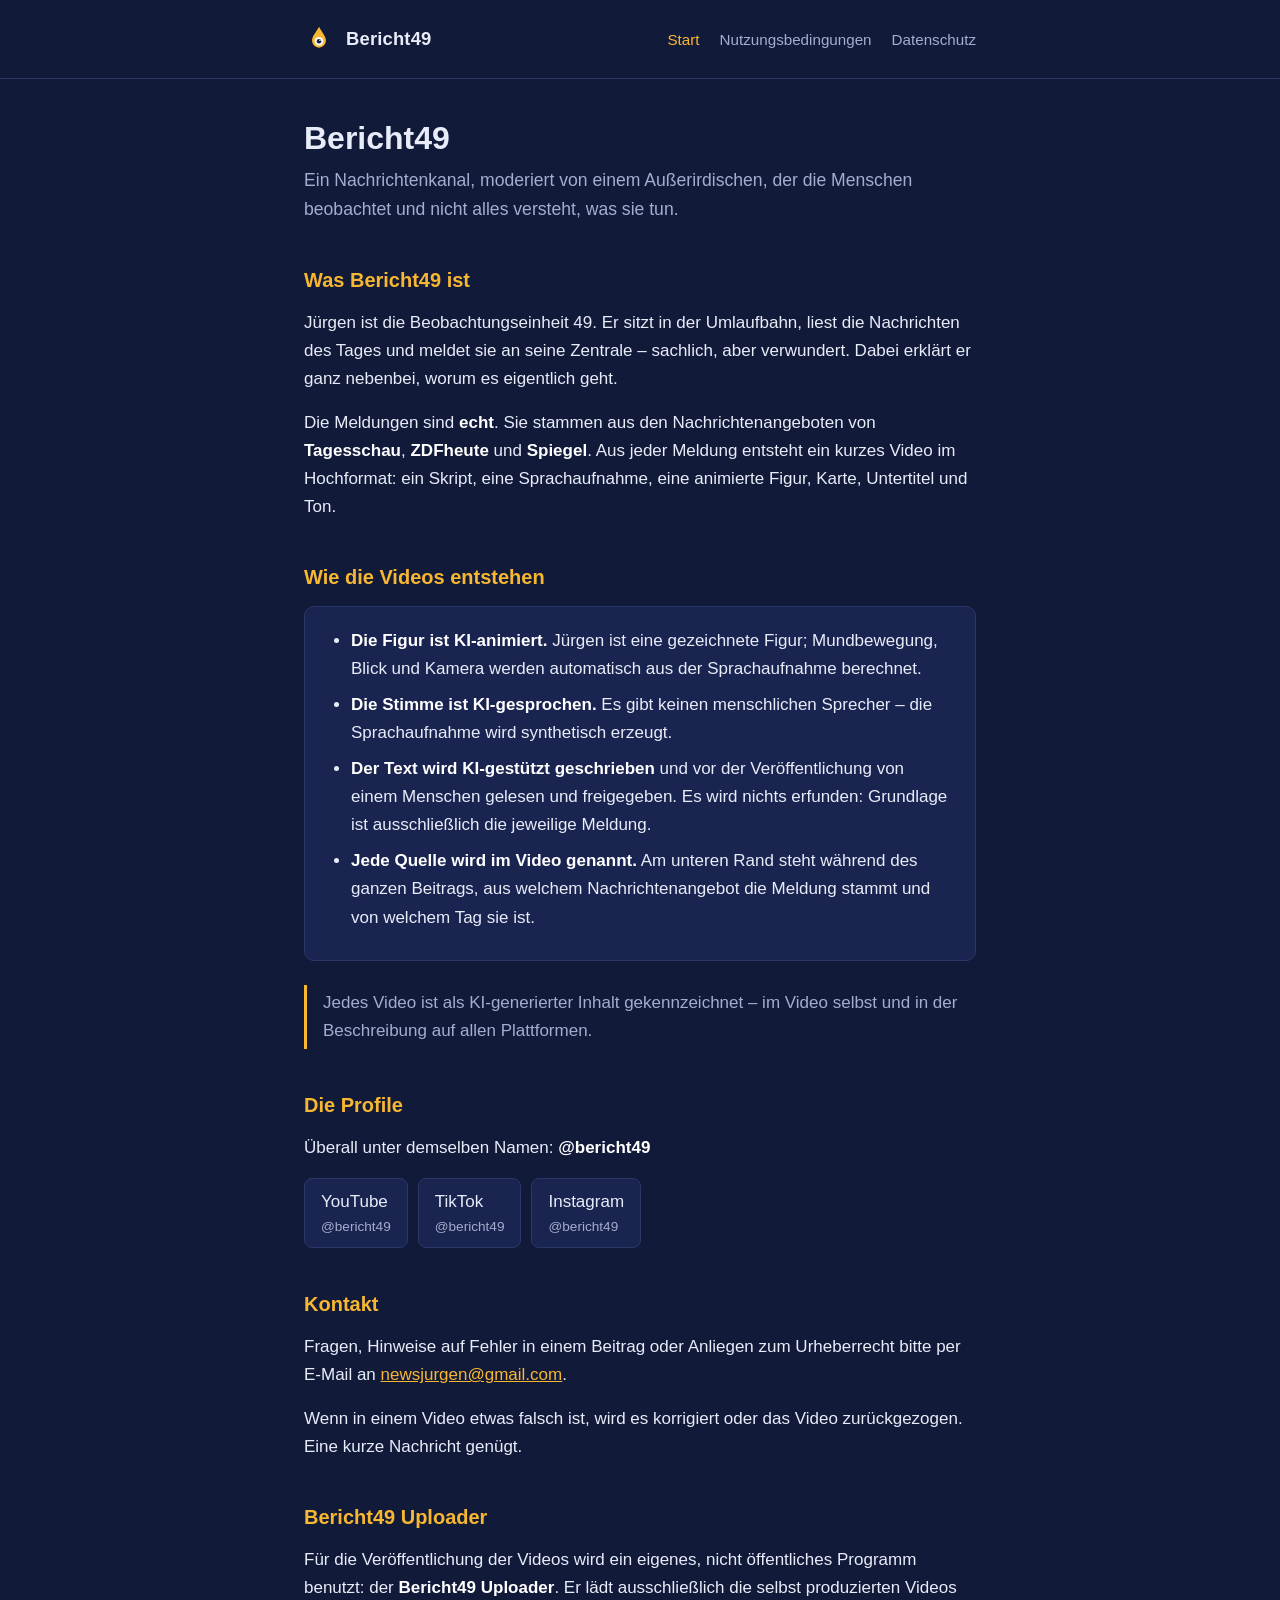
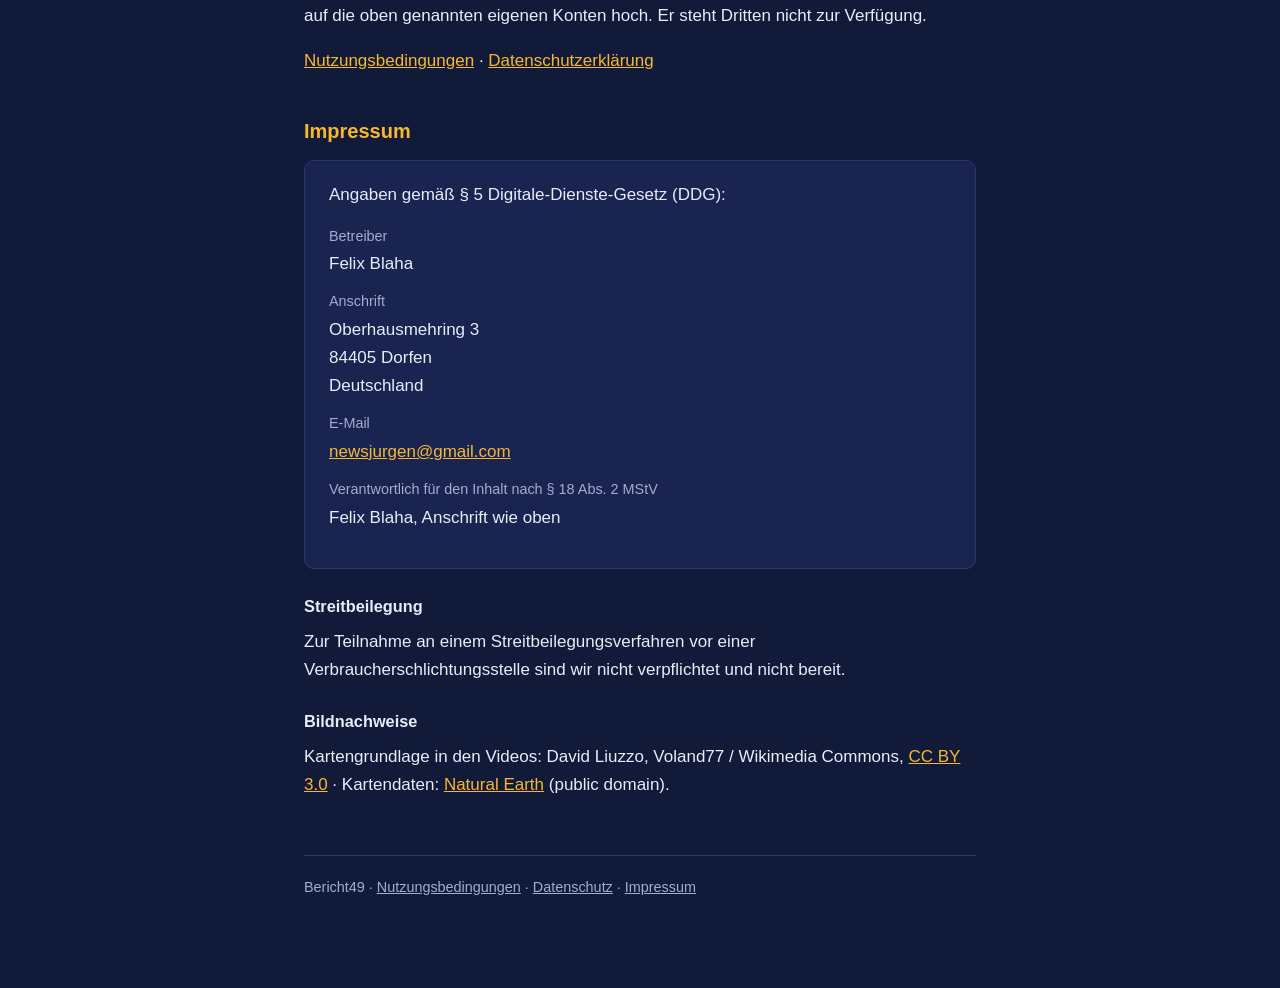
<file: index.html>
<!DOCTYPE html>
<html lang="de">
<head>
<meta charset="utf-8">
<meta name="viewport" content="width=device-width, initial-scale=1">
<title>Bericht49 – Nachrichten aus der Umlaufbahn</title>
<meta name="description" content="Bericht49 ist ein Nachrichtenkanal mit einem animierten Alien-Moderator. Echte Meldungen aus Tagesschau, ZDFheute und Spiegel, KI-animiert und KI-gesprochen.">
<link rel="stylesheet" href="style.css">
<link rel="icon" href="data:image/svg+xml,%3Csvg xmlns='http://www.w3.org/2000/svg' viewBox='0 0 32 32'%3E%3Crect width='32' height='32' rx='6' fill='%23121a3a'/%3E%3Cpath d='M16 4c4 7 7 10 7 14a7 7 0 0 1-14 0c0-4 3-7 7-14z' fill='%23f7b731'/%3E%3Ccircle cx='16' cy='18' r='4.5' fill='%23fff'/%3E%3Ccircle cx='16' cy='18' r='2.4' fill='%23121a3a'/%3E%3C/svg%3E">
</head>
<body>

<header>
  <div class="kopf">
    <a class="marke" href="index.html">
      <svg width="30" height="30" viewBox="0 0 32 32" aria-hidden="true">
        <path d="M16 3c4.2 7.4 7.4 10.6 7.4 14.8a7.4 7.4 0 0 1-14.8 0C8.6 13.6 11.8 10.4 16 3z" fill="#f7b731"/>
        <circle cx="16" cy="18.4" r="4.6" fill="#fff"/>
        <circle cx="16" cy="18.4" r="2.4" fill="#121a3a"/>
        <circle cx="17" cy="17.4" r="0.8" fill="#fff"/>
      </svg>
      Bericht49
    </a>
    <nav>
      <a href="index.html" aria-current="page">Start</a>
      <a href="terms.html">Nutzungsbedingungen</a>
      <a href="privacy.html">Datenschutz</a>
    </nav>
  </div>
</header>

<main class="rahmen">

  <h1>Bericht49</h1>
  <p class="vorspann">
    Ein Nachrichtenkanal, moderiert von einem Außerirdischen, der die Menschen
    beobachtet und nicht alles versteht, was sie tun.
  </p>

  <h2>Was Bericht49 ist</h2>
  <p>
    Jürgen ist die Beobachtungseinheit 49. Er sitzt in der Umlaufbahn, liest
    die Nachrichten des Tages und meldet sie an seine Zentrale – sachlich, aber
    verwundert. Dabei erklärt er ganz nebenbei, worum es eigentlich geht.
  </p>
  <p>
    Die Meldungen sind <strong>echt</strong>. Sie stammen aus den
    Nachrichtenangeboten von <strong>Tagesschau</strong>,
    <strong>ZDFheute</strong> und <strong>Spiegel</strong>. Aus jeder Meldung
    entsteht ein kurzes Video im Hochformat: ein Skript, eine Sprachaufnahme,
    eine animierte Figur, Karte, Untertitel und Ton.
  </p>

  <h2>Wie die Videos entstehen</h2>
  <div class="karte">
    <ul>
      <li><strong>Die Figur ist KI-animiert.</strong> Jürgen ist eine
        gezeichnete Figur; Mundbewegung, Blick und Kamera werden automatisch
        aus der Sprachaufnahme berechnet.</li>
      <li><strong>Die Stimme ist KI-gesprochen.</strong> Es gibt keinen
        menschlichen Sprecher – die Sprachaufnahme wird synthetisch
        erzeugt.</li>
      <li><strong>Der Text wird KI-gestützt geschrieben</strong> und vor der
        Veröffentlichung von einem Menschen gelesen und freigegeben. Es wird
        nichts erfunden: Grundlage ist ausschließlich die jeweilige
        Meldung.</li>
      <li><strong>Jede Quelle wird im Video genannt.</strong> Am unteren Rand
        steht während des ganzen Beitrags, aus welchem Nachrichtenangebot die
        Meldung stammt und von welchem Tag sie ist.</li>
    </ul>
  </div>
  <p class="hinweis">
    Jedes Video ist als KI-generierter Inhalt gekennzeichnet – im Video selbst
    und in der Beschreibung auf allen Plattformen.
  </p>

  <h2>Die Profile</h2>
  <p>Überall unter demselben Namen: <strong>@bericht49</strong></p>
  <ul class="profile">
    <li><a href="https://www.youtube.com/@bericht49" rel="me noopener" target="_blank">YouTube<span class="handle">@bericht49</span></a></li>
    <li><a href="https://www.tiktok.com/@bericht49" rel="me noopener" target="_blank">TikTok<span class="handle">@bericht49</span></a></li>
    <li><a href="https://www.instagram.com/bericht49/" rel="me noopener" target="_blank">Instagram<span class="handle">@bericht49</span></a></li>
  </ul>

  <h2>Kontakt</h2>
  <p>
    Fragen, Hinweise auf Fehler in einem Beitrag oder Anliegen zum Urheberrecht
    bitte per E-Mail an
    <a href="mailto:newsjurgen@gmail.com">newsjurgen@gmail.com</a>.
  </p>
  <p>
    Wenn in einem Video etwas falsch ist, wird es korrigiert oder das Video
    zurückgezogen. Eine kurze Nachricht genügt.
  </p>

  <h2>Bericht49 Uploader</h2>
  <p>
    Für die Veröffentlichung der Videos wird ein eigenes, nicht öffentliches
    Programm benutzt: der <strong>Bericht49 Uploader</strong>. Er lädt
    ausschließlich die selbst produzierten Videos auf die oben genannten
    eigenen Konten hoch. Er steht Dritten nicht zur Verfügung.
  </p>
  <p>
    <a href="terms.html">Nutzungsbedingungen</a> ·
    <a href="privacy.html">Datenschutzerklärung</a>
  </p>

  <h2 id="impressum">Impressum</h2>
  <div class="karte">
    <p>Angaben gemäß § 5 Digitale-Dienste-Gesetz (DDG):</p>
    <dl>
      <dt>Betreiber</dt>
      <dd>Felix Blaha</dd>
      <dt>Anschrift</dt>
      <dd>
        Oberhausmehring 3<br>
        84405 Dorfen<br>
        Deutschland
      </dd>
      <dt>E-Mail</dt>
      <dd><a href="mailto:newsjurgen@gmail.com">newsjurgen@gmail.com</a></dd>
      <dt>Verantwortlich für den Inhalt nach § 18 Abs. 2 MStV</dt>
      <dd>
        Felix Blaha, Anschrift wie oben
      </dd>
    </dl>
  </div>

  <h3>Streitbeilegung</h3>
  <p>
    Zur Teilnahme an einem Streitbeilegungsverfahren vor einer
    Verbraucherschlichtungsstelle sind wir nicht verpflichtet und nicht bereit.
  </p>

  <h3>Bildnachweise</h3>
  <p>
    Kartengrundlage in den Videos: David Liuzzo, Voland77 / Wikimedia Commons,
    <a href="https://creativecommons.org/licenses/by/3.0/deed.de" rel="noopener" target="_blank">CC BY 3.0</a> ·
    Kartendaten: <a href="https://www.naturalearthdata.com/" rel="noopener" target="_blank">Natural Earth</a> (public domain).
  </p>

  <footer>
    <p>
      Bericht49 ·
      <a href="terms.html">Nutzungsbedingungen</a> ·
      <a href="privacy.html">Datenschutz</a> ·
      <a href="#impressum">Impressum</a>
    </p>
  </footer>

</main>

</body>
</html>
</file>
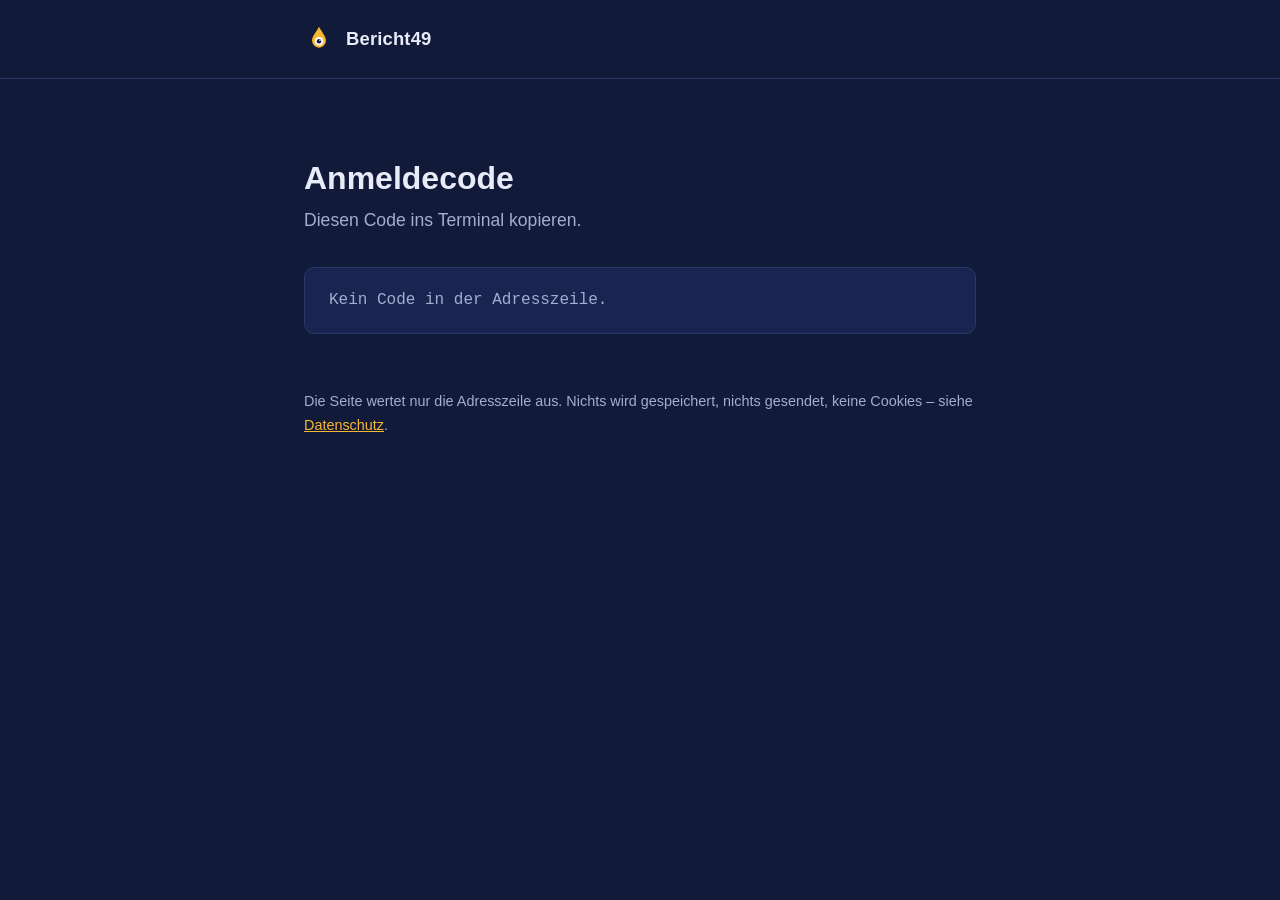
<file: callback.html>
<!DOCTYPE html>
<html lang="de">
<head>
<meta charset="utf-8">
<meta name="viewport" content="width=device-width, initial-scale=1">
<title>Anmeldecode – Bericht49</title>
<meta name="robots" content="noindex, nofollow">
<link rel="stylesheet" href="style.css">
<link rel="icon" href="data:image/svg+xml,%3Csvg xmlns='http://www.w3.org/2000/svg' viewBox='0 0 32 32'%3E%3Crect width='32' height='32' rx='6' fill='%23121a3a'/%3E%3Cpath d='M16 4c4 7 7 10 7 14a7 7 0 0 1-14 0c0-4 3-7 7-14z' fill='%23f7b731'/%3E%3Ccircle cx='16' cy='18' r='4.5' fill='%23fff'/%3E%3Ccircle cx='16' cy='18' r='2.4' fill='%23121a3a'/%3E%3C/svg%3E">
<style>
  main.rahmen { padding-top: 40px; }
  #code {
    font-family: ui-monospace, SFMono-Regular, "Cascadia Mono", Consolas,
                 "Liberation Mono", monospace;
    font-size: clamp(1.1rem, 4.2vw, 2rem);
    line-height: 1.35;
    word-break: break-all;
    color: var(--akzent);
    background: var(--bg-karte);
    border: 1px solid var(--linie);
    border-radius: 10px;
    padding: 22px 24px;
    margin: 0 0 18px;
    user-select: all;
  }
  #code.leer { color: var(--text-leise); font-size: 1rem; word-break: normal; }
  #melden { min-height: 1.5em; color: var(--akzent); font-size: .9rem; }
</style>
</head>
<body>

<header>
  <div class="kopf">
    <a class="marke" href="index.html">
      <svg width="30" height="30" viewBox="0 0 32 32" aria-hidden="true">
        <path d="M16 3c4.2 7.4 7.4 10.6 7.4 14.8a7.4 7.4 0 0 1-14.8 0C8.6 13.6 11.8 10.4 16 3z" fill="#f7b731"/>
        <circle cx="16" cy="18.4" r="4.6" fill="#fff"/>
        <circle cx="16" cy="18.4" r="2.4" fill="#121a3a"/>
        <circle cx="17" cy="17.4" r="0.8" fill="#fff"/>
      </svg>
      Bericht49
    </a>
  </div>
</header>

<main class="rahmen">
  <h1>Anmeldecode</h1>
  <p class="vorspann">Diesen Code ins Terminal kopieren.</p>

  <div id="code" class="leer">Kein Code in der Adresszeile.</div>

  <div class="knoepfe" style="display:flex;gap:10px;flex-wrap:wrap">
    <button id="kopieren" type="button" hidden>Kopieren</button>
  </div>
  <p id="melden" role="status" aria-live="polite"></p>

  <p class="hinweis" id="fehler" hidden></p>

  <p class="stand">
    Die Seite wertet nur die Adresszeile aus. Nichts wird gespeichert, nichts
    gesendet, keine Cookies – siehe <a href="privacy.html">Datenschutz</a>.
  </p>
</main>

<script>
(function () {
  var felder = new URLSearchParams(window.location.search);
  var code = felder.get('code');
  var fehler = felder.get('error');
  var kasten = document.getElementById('code');
  var knopf = document.getElementById('kopieren');
  var melden = document.getElementById('melden');

  if (fehler) {
    var hinweis = document.getElementById('fehler');
    hinweis.hidden = false;
    hinweis.textContent = 'Der Dienst meldet einen Fehler: ' + fehler
      + (felder.get('error_description')
         ? ' – ' + felder.get('error_description') : '');
  }

  if (!code) { return; }

  kasten.textContent = code;
  kasten.classList.remove('leer');
  knopf.hidden = false;

  knopf.addEventListener('click', function () {
    function geschafft() { melden.textContent = 'Code kopiert.'; }
    function gescheitert() {
      melden.textContent = 'Kopieren ging nicht – bitte von Hand markieren.';
    }
    if (navigator.clipboard && navigator.clipboard.writeText) {
      navigator.clipboard.writeText(code).then(geschafft, gescheitert);
      return;
    }
    // Aelterer Weg, falls die Zwischenablage-API fehlt (kein HTTPS, alter
    // Browser). Der Code steht ohnehin zum Markieren da.
    try {
      var hilfe = document.createElement('textarea');
      hilfe.value = code;
      document.body.appendChild(hilfe);
      hilfe.select();
      document.execCommand('copy');
      document.body.removeChild(hilfe);
      geschafft();
    } catch (e) { gescheitert(); }
  });
})();
</script>

</body>
</html>
</file>
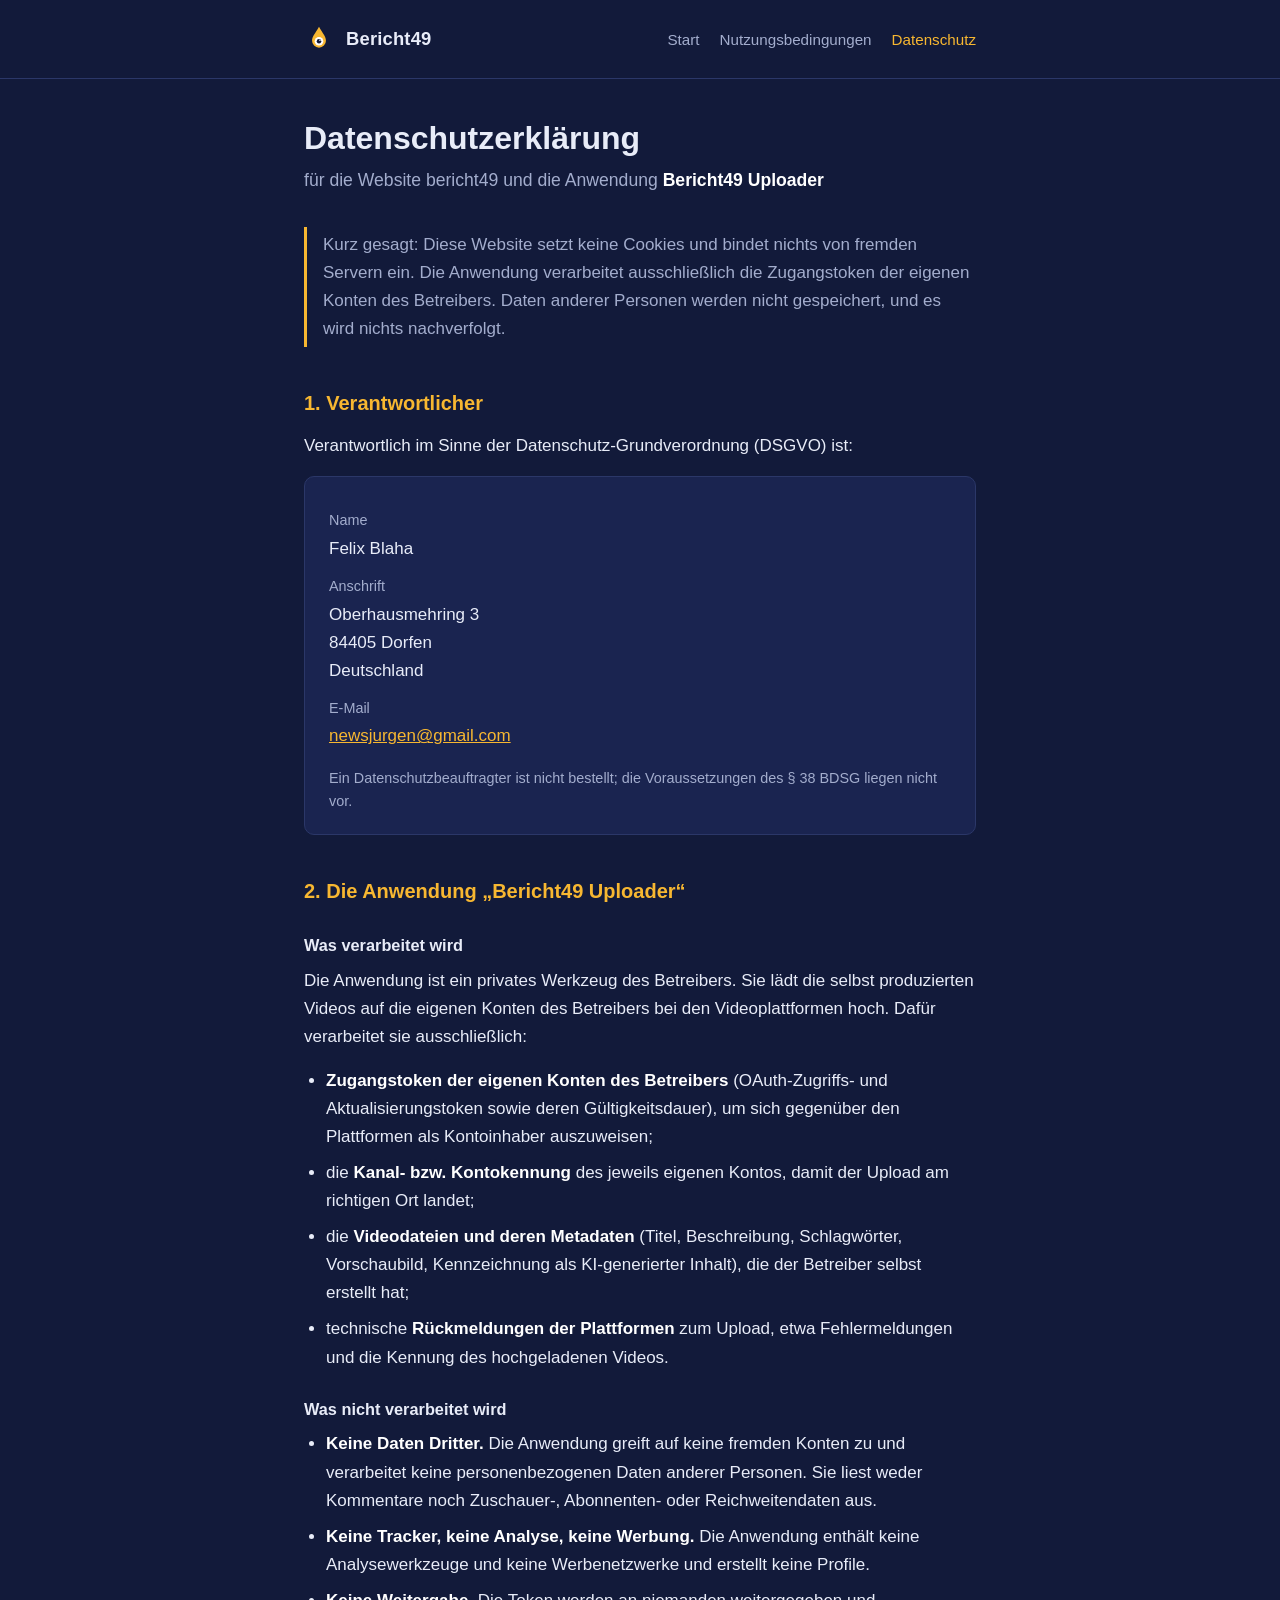
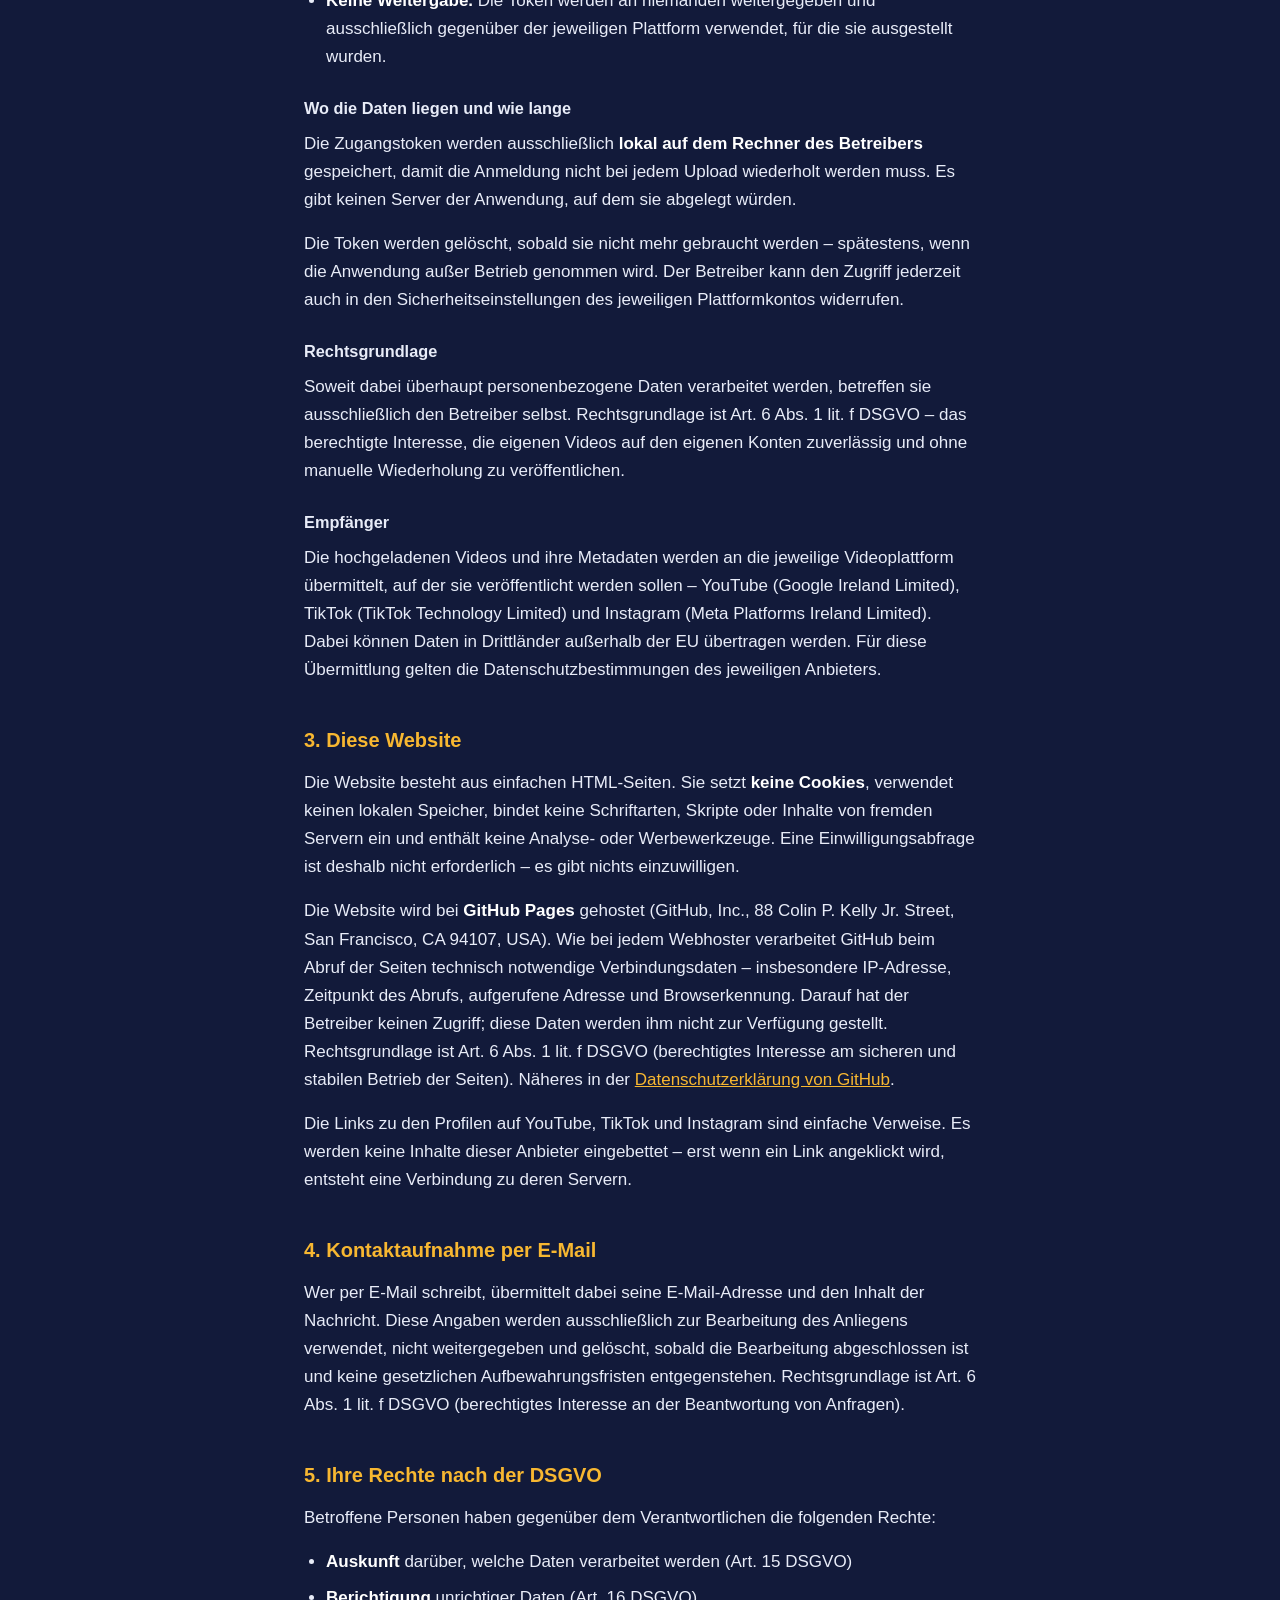
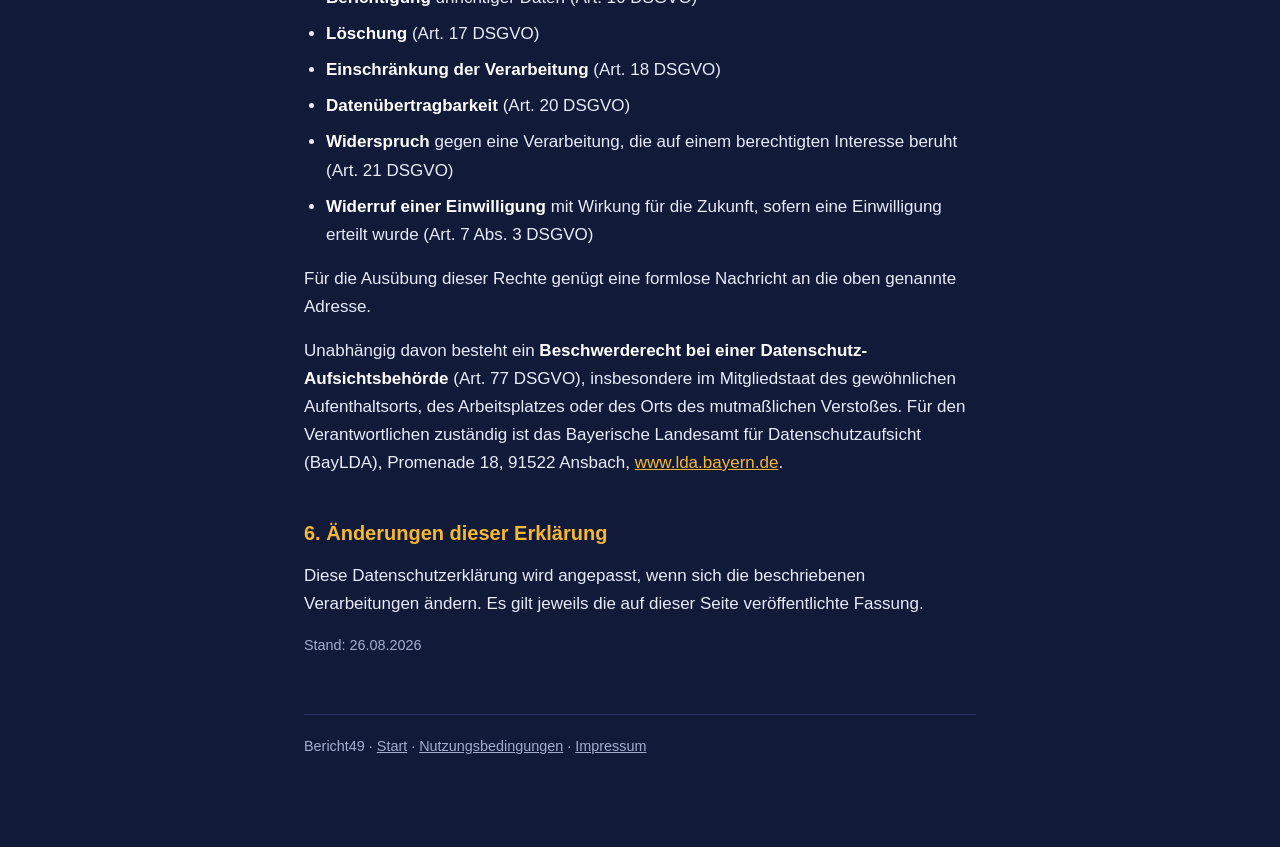
<file: privacy.html>
<!DOCTYPE html>
<html lang="de">
<head>
<meta charset="utf-8">
<meta name="viewport" content="width=device-width, initial-scale=1">
<title>Datenschutzerklärung – Bericht49</title>
<meta name="description" content="Datenschutzerklärung für die Website Bericht49 und die Anwendung Bericht49 Uploader.">
<link rel="stylesheet" href="style.css">
<link rel="icon" href="data:image/svg+xml,%3Csvg xmlns='http://www.w3.org/2000/svg' viewBox='0 0 32 32'%3E%3Crect width='32' height='32' rx='6' fill='%23121a3a'/%3E%3Cpath d='M16 4c4 7 7 10 7 14a7 7 0 0 1-14 0c0-4 3-7 7-14z' fill='%23f7b731'/%3E%3Ccircle cx='16' cy='18' r='4.5' fill='%23fff'/%3E%3Ccircle cx='16' cy='18' r='2.4' fill='%23121a3a'/%3E%3C/svg%3E">
</head>
<body>

<header>
  <div class="kopf">
    <a class="marke" href="index.html">
      <svg width="30" height="30" viewBox="0 0 32 32" aria-hidden="true">
        <path d="M16 3c4.2 7.4 7.4 10.6 7.4 14.8a7.4 7.4 0 0 1-14.8 0C8.6 13.6 11.8 10.4 16 3z" fill="#f7b731"/>
        <circle cx="16" cy="18.4" r="4.6" fill="#fff"/>
        <circle cx="16" cy="18.4" r="2.4" fill="#121a3a"/>
        <circle cx="17" cy="17.4" r="0.8" fill="#fff"/>
      </svg>
      Bericht49
    </a>
    <nav>
      <a href="index.html">Start</a>
      <a href="terms.html">Nutzungsbedingungen</a>
      <a href="privacy.html" aria-current="page">Datenschutz</a>
    </nav>
  </div>
</header>

<main class="rahmen">

  <h1>Datenschutzerklärung</h1>
  <p class="vorspann">
    für die Website bericht49 und die Anwendung
    <strong>Bericht49 Uploader</strong>
  </p>

  <p class="hinweis">
    Kurz gesagt: Diese Website setzt keine Cookies und bindet nichts von
    fremden Servern ein. Die Anwendung verarbeitet ausschließlich die
    Zugangstoken der eigenen Konten des Betreibers. Daten anderer Personen
    werden nicht gespeichert, und es wird nichts nachverfolgt.
  </p>

  <h2>1. Verantwortlicher</h2>
  <p>
    Verantwortlich im Sinne der Datenschutz-Grundverordnung (DSGVO) ist:
  </p>
  <div class="karte">
    <dl>
      <dt>Name</dt>
      <dd>Felix Blaha</dd>
      <dt>Anschrift</dt>
      <dd>
        Oberhausmehring 3<br>
        84405 Dorfen<br>
        Deutschland
      </dd>
      <dt>E-Mail</dt>
      <dd><a href="mailto:newsjurgen@gmail.com">newsjurgen@gmail.com</a></dd>
    </dl>
    <p class="stand">
      Ein Datenschutzbeauftragter ist nicht bestellt; die Voraussetzungen des
      § 38 BDSG liegen nicht vor.
    </p>
  </div>

  <h2>2. Die Anwendung „Bericht49 Uploader“</h2>

  <h3>Was verarbeitet wird</h3>
  <p>
    Die Anwendung ist ein privates Werkzeug des Betreibers. Sie lädt die selbst
    produzierten Videos auf die eigenen Konten des Betreibers bei den
    Videoplattformen hoch. Dafür verarbeitet sie ausschließlich:
  </p>
  <ul>
    <li><strong>Zugangstoken der eigenen Konten des Betreibers</strong>
      (OAuth-Zugriffs- und Aktualisierungstoken sowie deren Gültigkeitsdauer),
      um sich gegenüber den Plattformen als Kontoinhaber auszuweisen;</li>
    <li>die <strong>Kanal- bzw. Kontokennung</strong> des jeweils eigenen
      Kontos, damit der Upload am richtigen Ort landet;</li>
    <li>die <strong>Videodateien und deren Metadaten</strong> (Titel,
      Beschreibung, Schlagwörter, Vorschaubild, Kennzeichnung als
      KI-generierter Inhalt), die der Betreiber selbst erstellt hat;</li>
    <li>technische <strong>Rückmeldungen der Plattformen</strong> zum Upload,
      etwa Fehlermeldungen und die Kennung des hochgeladenen Videos.</li>
  </ul>

  <h3>Was nicht verarbeitet wird</h3>
  <ul>
    <li><strong>Keine Daten Dritter.</strong> Die Anwendung greift auf keine
      fremden Konten zu und verarbeitet keine personenbezogenen Daten anderer
      Personen. Sie liest weder Kommentare noch Zuschauer-, Abonnenten- oder
      Reichweitendaten aus.</li>
    <li><strong>Keine Tracker, keine Analyse, keine Werbung.</strong> Die
      Anwendung enthält keine Analysewerkzeuge und keine Werbenetzwerke und
      erstellt keine Profile.</li>
    <li><strong>Keine Weitergabe.</strong> Die Token werden an niemanden
      weitergegeben und ausschließlich gegenüber der jeweiligen Plattform
      verwendet, für die sie ausgestellt wurden.</li>
  </ul>

  <h3>Wo die Daten liegen und wie lange</h3>
  <p>
    Die Zugangstoken werden ausschließlich <strong>lokal auf dem Rechner des
    Betreibers</strong> gespeichert, damit die Anmeldung nicht bei jedem
    Upload wiederholt werden muss. Es gibt keinen Server der Anwendung, auf dem
    sie abgelegt würden.
  </p>
  <p>
    Die Token werden gelöscht, sobald sie nicht mehr gebraucht werden –
    spätestens, wenn die Anwendung außer Betrieb genommen wird. Der Betreiber
    kann den Zugriff jederzeit auch in den Sicherheitseinstellungen des
    jeweiligen Plattformkontos widerrufen.
  </p>

  <h3>Rechtsgrundlage</h3>
  <p>
    Soweit dabei überhaupt personenbezogene Daten verarbeitet werden, betreffen
    sie ausschließlich den Betreiber selbst. Rechtsgrundlage ist Art. 6 Abs. 1
    lit. f DSGVO – das berechtigte Interesse, die eigenen Videos auf den
    eigenen Konten zuverlässig und ohne manuelle Wiederholung zu
    veröffentlichen.
  </p>

  <h3>Empfänger</h3>
  <p>
    Die hochgeladenen Videos und ihre Metadaten werden an die jeweilige
    Videoplattform übermittelt, auf der sie veröffentlicht werden sollen –
    YouTube (Google Ireland Limited), TikTok (TikTok Technology Limited) und
    Instagram (Meta Platforms Ireland Limited). Dabei können Daten in
    Drittländer außerhalb der EU übertragen werden. Für diese Übermittlung
    gelten die Datenschutzbestimmungen des jeweiligen Anbieters.
  </p>

  <h2>3. Diese Website</h2>
  <p>
    Die Website besteht aus einfachen HTML-Seiten. Sie setzt
    <strong>keine Cookies</strong>, verwendet keinen lokalen Speicher, bindet
    keine Schriftarten, Skripte oder Inhalte von fremden Servern ein und
    enthält keine Analyse- oder Werbewerkzeuge. Eine Einwilligungsabfrage ist
    deshalb nicht erforderlich – es gibt nichts einzuwilligen.
  </p>
  <p>
    Die Website wird bei <strong>GitHub Pages</strong> gehostet (GitHub, Inc.,
    88 Colin P. Kelly Jr. Street, San Francisco, CA 94107, USA). Wie bei jedem
    Webhoster verarbeitet GitHub beim Abruf der Seiten technisch notwendige
    Verbindungsdaten – insbesondere IP-Adresse, Zeitpunkt des Abrufs,
    aufgerufene Adresse und Browserkennung. Darauf hat der Betreiber keinen
    Zugriff; diese Daten werden ihm nicht zur Verfügung gestellt.
    Rechtsgrundlage ist Art. 6 Abs. 1 lit. f DSGVO (berechtigtes Interesse am
    sicheren und stabilen Betrieb der Seiten). Näheres in der
    <a href="https://docs.github.com/de/site-policy/privacy-policies/github-general-privacy-statement" rel="noopener" target="_blank">Datenschutzerklärung von GitHub</a>.
  </p>
  <p>
    Die Links zu den Profilen auf YouTube, TikTok und Instagram sind einfache
    Verweise. Es werden keine Inhalte dieser Anbieter eingebettet – erst wenn
    ein Link angeklickt wird, entsteht eine Verbindung zu deren Servern.
  </p>

  <h2>4. Kontaktaufnahme per E-Mail</h2>
  <p>
    Wer per E-Mail schreibt, übermittelt dabei seine E-Mail-Adresse und den
    Inhalt der Nachricht. Diese Angaben werden ausschließlich zur Bearbeitung
    des Anliegens verwendet, nicht weitergegeben und gelöscht, sobald die
    Bearbeitung abgeschlossen ist und keine gesetzlichen Aufbewahrungsfristen
    entgegenstehen. Rechtsgrundlage ist Art. 6 Abs. 1 lit. f DSGVO
    (berechtigtes Interesse an der Beantwortung von Anfragen).
  </p>

  <h2>5. Ihre Rechte nach der DSGVO</h2>
  <p>
    Betroffene Personen haben gegenüber dem Verantwortlichen die folgenden
    Rechte:
  </p>
  <ul>
    <li><strong>Auskunft</strong> darüber, welche Daten verarbeitet werden
      (Art. 15 DSGVO)</li>
    <li><strong>Berichtigung</strong> unrichtiger Daten (Art. 16 DSGVO)</li>
    <li><strong>Löschung</strong> (Art. 17 DSGVO)</li>
    <li><strong>Einschränkung der Verarbeitung</strong> (Art. 18 DSGVO)</li>
    <li><strong>Datenübertragbarkeit</strong> (Art. 20 DSGVO)</li>
    <li><strong>Widerspruch</strong> gegen eine Verarbeitung, die auf einem
      berechtigten Interesse beruht (Art. 21 DSGVO)</li>
    <li><strong>Widerruf einer Einwilligung</strong> mit Wirkung für die
      Zukunft, sofern eine Einwilligung erteilt wurde (Art. 7 Abs. 3
      DSGVO)</li>
  </ul>
  <p>
    Für die Ausübung dieser Rechte genügt eine formlose Nachricht an die oben
    genannte Adresse.
  </p>
  <p>
    Unabhängig davon besteht ein <strong>Beschwerderecht bei einer
    Datenschutz-Aufsichtsbehörde</strong> (Art. 77 DSGVO), insbesondere im
    Mitgliedstaat des gewöhnlichen Aufenthaltsorts, des Arbeitsplatzes oder des
    Orts des mutmaßlichen Verstoßes. Für den Verantwortlichen zuständig ist
    das Bayerische Landesamt für Datenschutzaufsicht (BayLDA),
    Promenade 18, 91522 Ansbach,
    <a href="https://www.lda.bayern.de" rel="noopener" target="_blank">www.lda.bayern.de</a>.
  </p>

  <h2>6. Änderungen dieser Erklärung</h2>
  <p>
    Diese Datenschutzerklärung wird angepasst, wenn sich die beschriebenen
    Verarbeitungen ändern. Es gilt jeweils die auf dieser Seite veröffentlichte
    Fassung.
  </p>

  <p class="stand">Stand: 26.08.2026</p>

  <footer>
    <p>
      Bericht49 ·
      <a href="index.html">Start</a> ·
      <a href="terms.html">Nutzungsbedingungen</a> ·
      <a href="index.html#impressum">Impressum</a>
    </p>
  </footer>

</main>

</body>
</html>
</file>
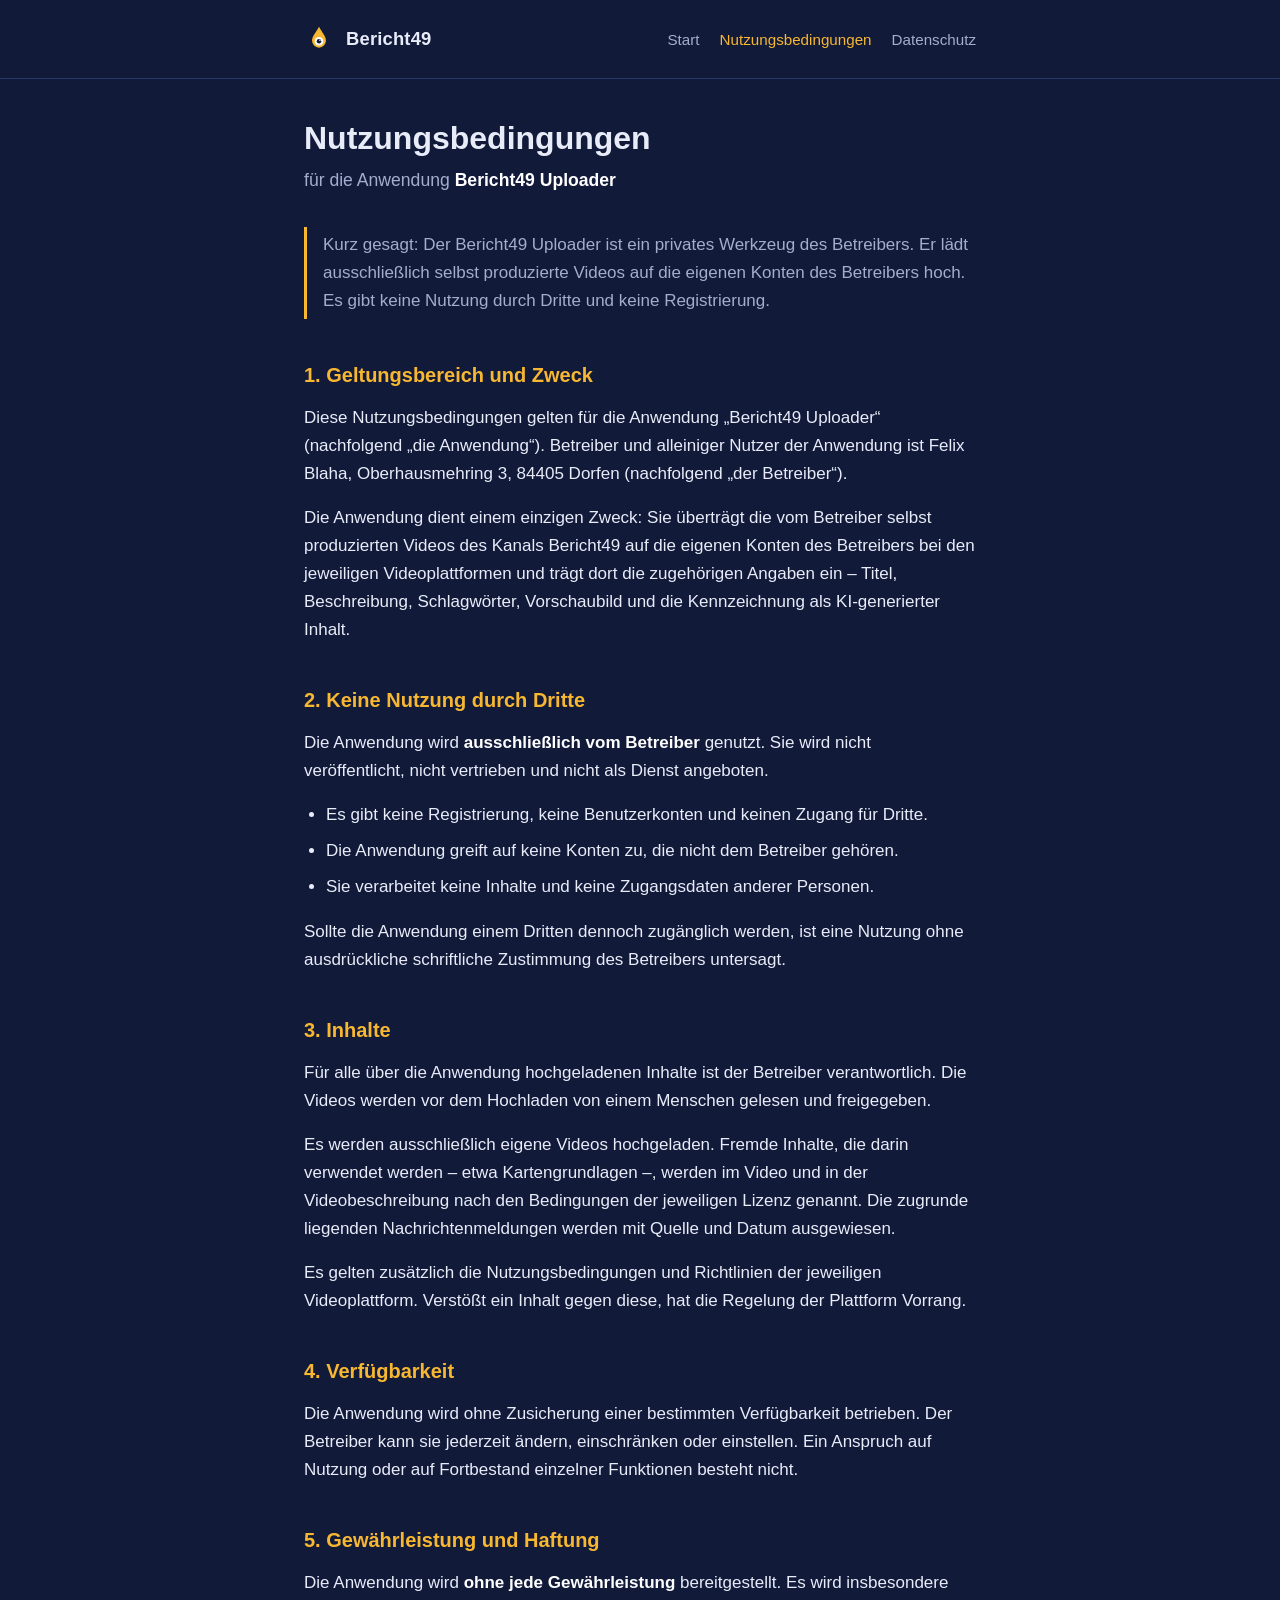
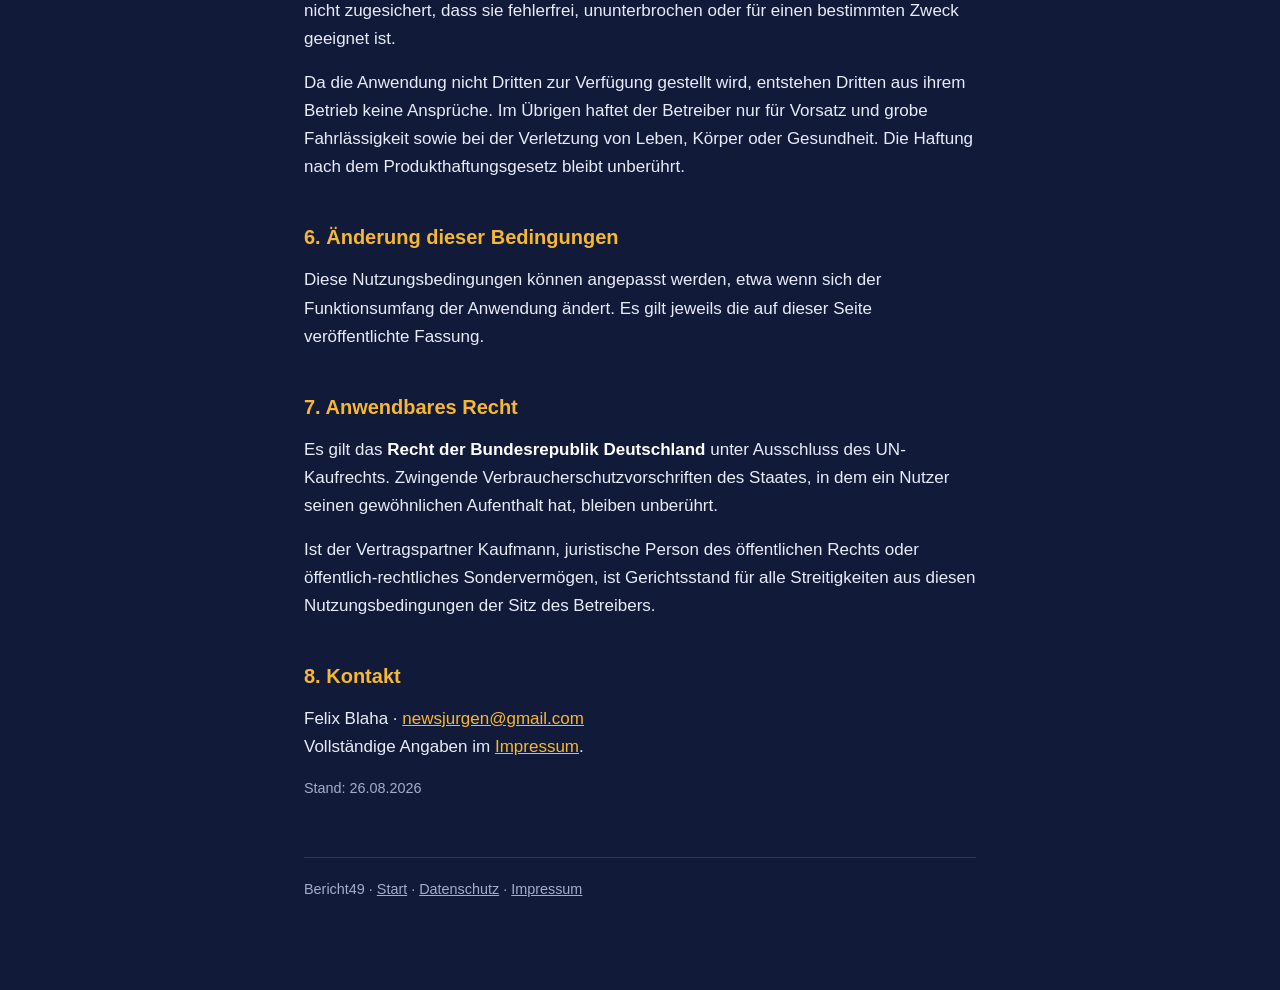
<file: terms.html>
<!DOCTYPE html>
<html lang="de">
<head>
<meta charset="utf-8">
<meta name="viewport" content="width=device-width, initial-scale=1">
<title>Nutzungsbedingungen – Bericht49 Uploader</title>
<meta name="description" content="Nutzungsbedingungen für die Anwendung Bericht49 Uploader.">
<link rel="stylesheet" href="style.css">
<link rel="icon" href="data:image/svg+xml,%3Csvg xmlns='http://www.w3.org/2000/svg' viewBox='0 0 32 32'%3E%3Crect width='32' height='32' rx='6' fill='%23121a3a'/%3E%3Cpath d='M16 4c4 7 7 10 7 14a7 7 0 0 1-14 0c0-4 3-7 7-14z' fill='%23f7b731'/%3E%3Ccircle cx='16' cy='18' r='4.5' fill='%23fff'/%3E%3Ccircle cx='16' cy='18' r='2.4' fill='%23121a3a'/%3E%3C/svg%3E">
</head>
<body>

<header>
  <div class="kopf">
    <a class="marke" href="index.html">
      <svg width="30" height="30" viewBox="0 0 32 32" aria-hidden="true">
        <path d="M16 3c4.2 7.4 7.4 10.6 7.4 14.8a7.4 7.4 0 0 1-14.8 0C8.6 13.6 11.8 10.4 16 3z" fill="#f7b731"/>
        <circle cx="16" cy="18.4" r="4.6" fill="#fff"/>
        <circle cx="16" cy="18.4" r="2.4" fill="#121a3a"/>
        <circle cx="17" cy="17.4" r="0.8" fill="#fff"/>
      </svg>
      Bericht49
    </a>
    <nav>
      <a href="index.html">Start</a>
      <a href="terms.html" aria-current="page">Nutzungsbedingungen</a>
      <a href="privacy.html">Datenschutz</a>
    </nav>
  </div>
</header>

<main class="rahmen">

  <h1>Nutzungsbedingungen</h1>
  <p class="vorspann">
    für die Anwendung <strong>Bericht49 Uploader</strong>
  </p>

  <p class="hinweis">
    Kurz gesagt: Der Bericht49 Uploader ist ein privates Werkzeug des
    Betreibers. Er lädt ausschließlich selbst produzierte Videos auf die
    eigenen Konten des Betreibers hoch. Es gibt keine Nutzung durch Dritte und
    keine Registrierung.
  </p>

  <h2>1. Geltungsbereich und Zweck</h2>
  <p>
    Diese Nutzungsbedingungen gelten für die Anwendung „Bericht49 Uploader“
    (nachfolgend „die Anwendung“). Betreiber und alleiniger Nutzer der
    Anwendung ist
    Felix Blaha, Oberhausmehring 3, 84405 Dorfen
    (nachfolgend „der Betreiber“).
  </p>
  <p>
    Die Anwendung dient einem einzigen Zweck: Sie überträgt die vom Betreiber
    selbst produzierten Videos des Kanals Bericht49 auf die eigenen Konten des
    Betreibers bei den jeweiligen Videoplattformen und trägt dort die
    zugehörigen Angaben ein – Titel, Beschreibung, Schlagwörter, Vorschaubild
    und die Kennzeichnung als KI-generierter Inhalt.
  </p>

  <h2>2. Keine Nutzung durch Dritte</h2>
  <p>
    Die Anwendung wird <strong>ausschließlich vom Betreiber</strong> genutzt.
    Sie wird nicht veröffentlicht, nicht vertrieben und nicht als Dienst
    angeboten.
  </p>
  <ul>
    <li>Es gibt keine Registrierung, keine Benutzerkonten und keinen Zugang
      für Dritte.</li>
    <li>Die Anwendung greift auf keine Konten zu, die nicht dem Betreiber
      gehören.</li>
    <li>Sie verarbeitet keine Inhalte und keine Zugangsdaten anderer
      Personen.</li>
  </ul>
  <p>
    Sollte die Anwendung einem Dritten dennoch zugänglich werden, ist eine
    Nutzung ohne ausdrückliche schriftliche Zustimmung des Betreibers
    untersagt.
  </p>

  <h2>3. Inhalte</h2>
  <p>
    Für alle über die Anwendung hochgeladenen Inhalte ist der Betreiber
    verantwortlich. Die Videos werden vor dem Hochladen von einem Menschen
    gelesen und freigegeben.
  </p>
  <p>
    Es werden ausschließlich eigene Videos hochgeladen. Fremde Inhalte, die
    darin verwendet werden – etwa Kartengrundlagen –, werden im Video und in
    der Videobeschreibung nach den Bedingungen der jeweiligen Lizenz genannt.
    Die zugrunde liegenden Nachrichtenmeldungen werden mit Quelle und Datum
    ausgewiesen.
  </p>
  <p>
    Es gelten zusätzlich die Nutzungsbedingungen und Richtlinien der jeweiligen
    Videoplattform. Verstößt ein Inhalt gegen diese, hat die Regelung der
    Plattform Vorrang.
  </p>

  <h2>4. Verfügbarkeit</h2>
  <p>
    Die Anwendung wird ohne Zusicherung einer bestimmten Verfügbarkeit
    betrieben. Der Betreiber kann sie jederzeit ändern, einschränken oder
    einstellen. Ein Anspruch auf Nutzung oder auf Fortbestand einzelner
    Funktionen besteht nicht.
  </p>

  <h2>5. Gewährleistung und Haftung</h2>
  <p>
    Die Anwendung wird <strong>ohne jede Gewährleistung</strong>
    bereitgestellt. Es wird insbesondere nicht zugesichert, dass sie
    fehlerfrei, ununterbrochen oder für einen bestimmten Zweck geeignet ist.
  </p>
  <p>
    Da die Anwendung nicht Dritten zur Verfügung gestellt wird, entstehen
    Dritten aus ihrem Betrieb keine Ansprüche. Im Übrigen haftet der Betreiber
    nur für Vorsatz und grobe Fahrlässigkeit sowie bei der Verletzung von
    Leben, Körper oder Gesundheit. Die Haftung nach dem Produkthaftungsgesetz
    bleibt unberührt.
  </p>

  <h2>6. Änderung dieser Bedingungen</h2>
  <p>
    Diese Nutzungsbedingungen können angepasst werden, etwa wenn sich der
    Funktionsumfang der Anwendung ändert. Es gilt jeweils die auf dieser Seite
    veröffentlichte Fassung.
  </p>

  <h2>7. Anwendbares Recht</h2>
  <p>
    Es gilt das <strong>Recht der Bundesrepublik Deutschland</strong> unter
    Ausschluss des UN-Kaufrechts. Zwingende Verbraucherschutzvorschriften des
    Staates, in dem ein Nutzer seinen gewöhnlichen Aufenthalt hat, bleiben
    unberührt.
  </p>
  <p>
    Ist der Vertragspartner Kaufmann, juristische Person des öffentlichen
    Rechts oder öffentlich-rechtliches Sondervermögen, ist Gerichtsstand für
    alle Streitigkeiten aus diesen Nutzungsbedingungen der Sitz des Betreibers.
  </p>

  <h2>8. Kontakt</h2>
  <p>
    Felix Blaha · <a href="mailto:newsjurgen@gmail.com">newsjurgen@gmail.com</a><br>
    Vollständige Angaben im <a href="index.html#impressum">Impressum</a>.
  </p>

  <p class="stand">Stand: 26.08.2026</p>

  <footer>
    <p>
      Bericht49 ·
      <a href="index.html">Start</a> ·
      <a href="privacy.html">Datenschutz</a> ·
      <a href="index.html#impressum">Impressum</a>
    </p>
  </footer>

</main>

</body>
</html>
</file>
<file: style.css>
/* Bericht49 – Kanalfarben aus engine/config.py:
   Hintergrund #121a3a (BG_COLOR), Akzent #f7b731 (KANALGELB).
   Kein Framework, keine Schriftart von fremden Servern, kein Skript. */

:root {
  --bg: #121a3a;
  --bg-karte: #1a2450;
  --akzent: #f7b731;
  --text: #e8ecf8;
  --text-leise: #a3adcd;
  --linie: #2b3768;
}

* { box-sizing: border-box; }

html { -webkit-text-size-adjust: 100%; }

body {
  margin: 0;
  padding: 0;
  background: var(--bg);
  color: var(--text);
  font-family: -apple-system, BlinkMacSystemFont, "Segoe UI", Roboto,
               "Helvetica Neue", Arial, sans-serif;
  font-size: 17px;
  line-height: 1.65;
}

.rahmen {
  max-width: 720px;
  margin: 0 auto;
  padding: 0 24px 72px;
}

/* --- Kopf ------------------------------------------------------------- */

header {
  border-bottom: 1px solid var(--linie);
  margin-bottom: 40px;
}

.kopf {
  max-width: 720px;
  margin: 0 auto;
  padding: 24px;
  display: flex;
  align-items: center;
  gap: 14px;
  flex-wrap: wrap;
}

.marke {
  display: flex;
  align-items: center;
  gap: 12px;
  text-decoration: none;
  color: var(--text);
  font-weight: 700;
  font-size: 1.15rem;
  letter-spacing: 0.01em;
}

.marke:hover { color: var(--akzent); }

.marke svg { display: block; flex: none; }

nav {
  margin-left: auto;
  display: flex;
  gap: 20px;
  font-size: 0.95rem;
}

nav a {
  color: var(--text-leise);
  text-decoration: none;
}

nav a:hover,
nav a[aria-current="page"] {
  color: var(--akzent);
}

/* --- Text ------------------------------------------------------------- */

h1 {
  font-size: 2rem;
  line-height: 1.2;
  margin: 0 0 8px;
}

h2 {
  font-size: 1.25rem;
  margin: 40px 0 12px;
  color: var(--akzent);
}

h3 {
  font-size: 1.02rem;
  margin: 24px 0 8px;
}

.vorspann {
  font-size: 1.1rem;
  color: var(--text-leise);
  margin: 0 0 32px;
}

p { margin: 0 0 16px; }

ul { margin: 0 0 16px; padding-left: 22px; }
li { margin-bottom: 8px; }

a { color: var(--akzent); }

strong { color: #fff; }

/* --- Bausteine -------------------------------------------------------- */

.karte {
  background: var(--bg-karte);
  border: 1px solid var(--linie);
  border-radius: 10px;
  padding: 20px 24px;
  margin: 0 0 24px;
}

.karte p:last-child,
.karte ul:last-child { margin-bottom: 0; }

.hinweis {
  border-left: 3px solid var(--akzent);
  padding: 4px 0 4px 16px;
  color: var(--text-leise);
  margin: 0 0 24px;
}

/* Platzhalter, die der Betreiber noch eintragen muss. Sie sollen ins Auge
   springen -- eine Datenschutzerklaerung ohne Verantwortlichen ist keine. */
.platzhalter {
  color: var(--akzent);
  background: rgba(247, 183, 49, 0.1);
  border-bottom: 1px dashed var(--akzent);
  padding: 1px 5px;
  border-radius: 3px;
  font-size: 0.94em;
  white-space: nowrap;
}

.profile {
  list-style: none;
  padding: 0;
  display: flex;
  flex-wrap: wrap;
  gap: 10px;
}

.profile li { margin: 0; }

.profile a {
  display: inline-block;
  border: 1px solid var(--linie);
  background: var(--bg-karte);
  border-radius: 8px;
  padding: 9px 16px;
  text-decoration: none;
  color: var(--text);
}

.profile a:hover {
  border-color: var(--akzent);
  color: var(--akzent);
}

.profile .handle {
  display: block;
  color: var(--text-leise);
  font-size: 0.85rem;
}

.profile a:hover .handle { color: var(--akzent); }

dl { margin: 0 0 16px; }
dt { color: var(--text-leise); font-size: 0.9rem; margin-top: 12px; }
dd { margin: 2px 0 0; }

.stand {
  color: var(--text-leise);
  font-size: 0.9rem;
}

footer {
  border-top: 1px solid var(--linie);
  margin-top: 56px;
  padding-top: 20px;
  color: var(--text-leise);
  font-size: 0.9rem;
}

footer a { color: var(--text-leise); }
footer a:hover { color: var(--akzent); }

@media (max-width: 560px) {
  body { font-size: 16px; }
  h1 { font-size: 1.6rem; }
  nav { margin-left: 0; width: 100%; gap: 16px; }
}
</file>
